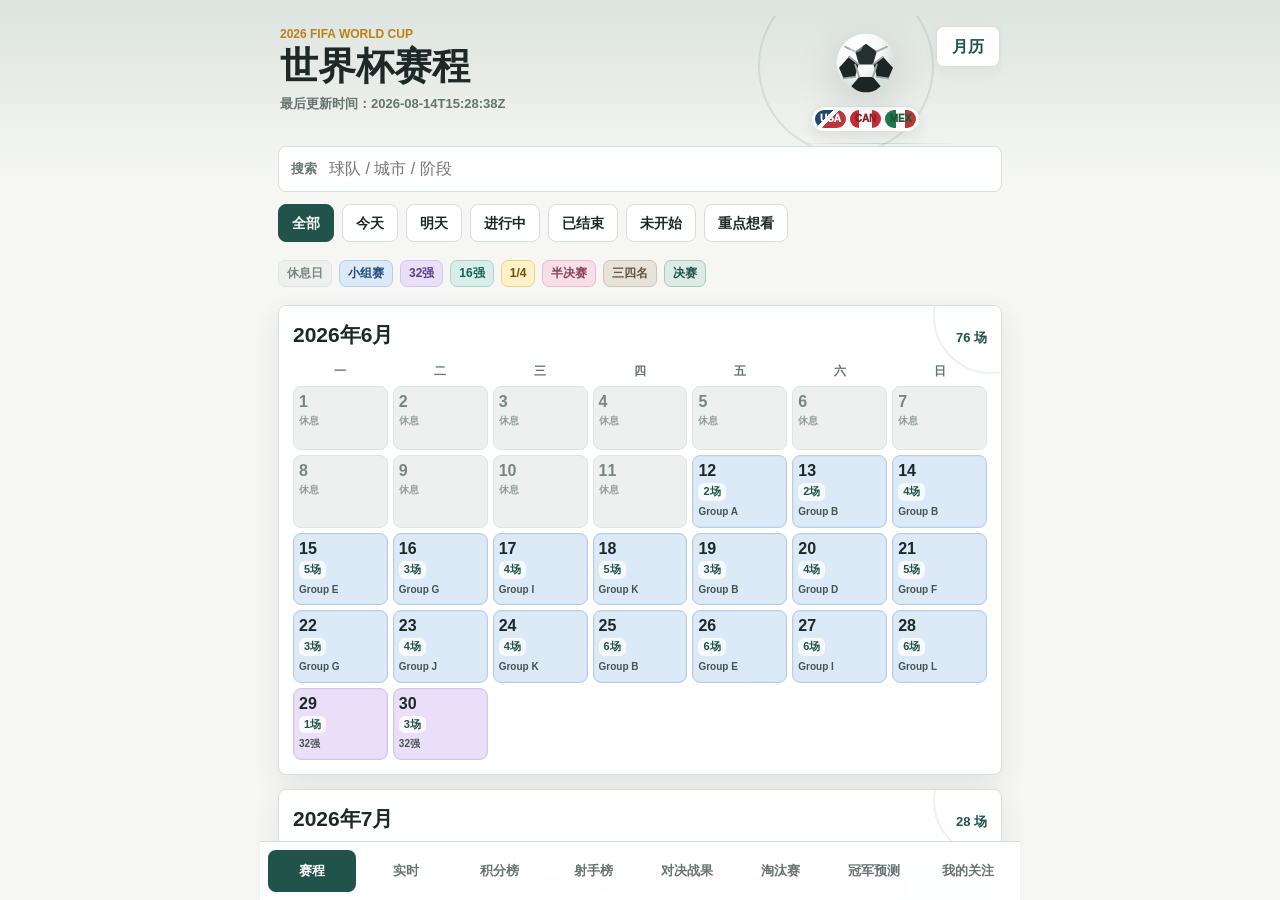
<file: index.html>
<!doctype html>
<html lang="zh-CN">
  <head>
    <meta charset="utf-8" />
    <meta name="viewport" content="width=device-width, initial-scale=1" />
    <meta http-equiv="refresh" content="0; url=./worldcup-schedule/web/" />
    <title>世界杯赛程</title>
    <link rel="canonical" href="./worldcup-schedule/web/" />
  </head>
  <body>
    <p><a href="./worldcup-schedule/web/">打开世界杯赛程</a></p>
  </body>
</html>
</file>
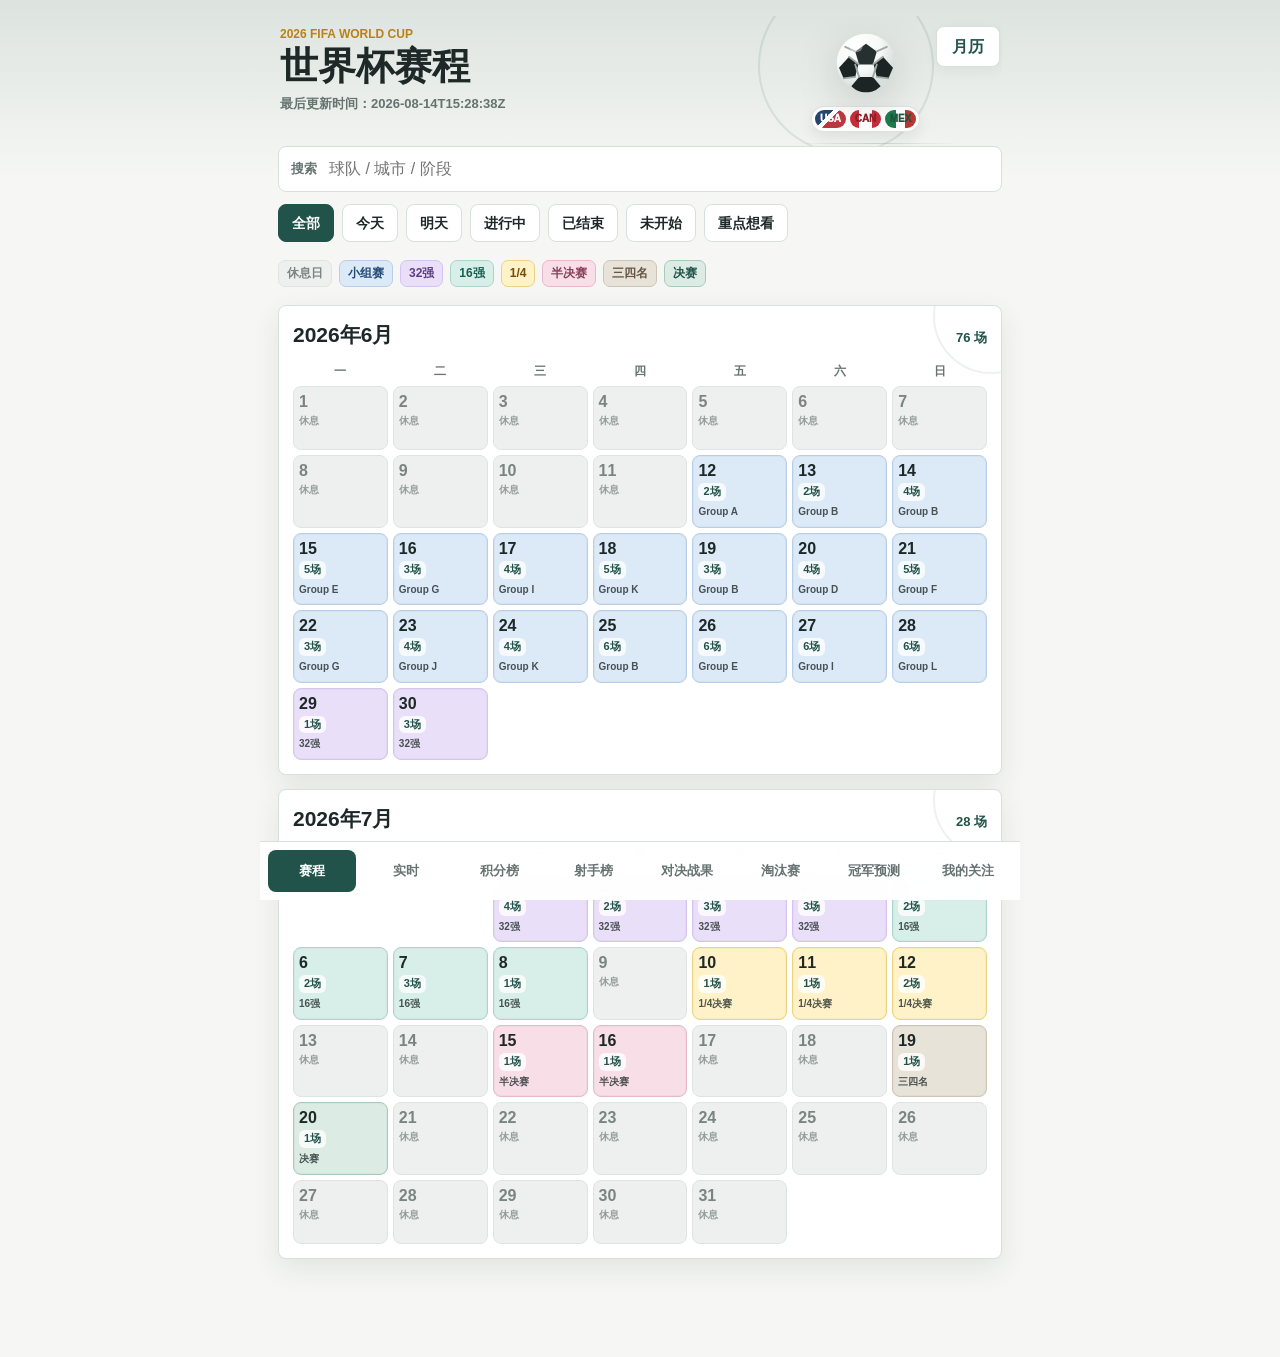
<file: worldcup-schedule/web/index.html>
<!doctype html>
<html lang="zh-CN">
  <head>
    <meta charset="utf-8" />
    <meta name="viewport" content="width=device-width, initial-scale=1, viewport-fit=cover" />
    <meta name="theme-color" content="#21534a" />
    <meta name="apple-mobile-web-app-capable" content="yes" />
    <meta name="mobile-web-app-capable" content="yes" />
    <meta name="apple-mobile-web-app-title" content="世界杯赛程" />
    <meta name="apple-mobile-web-app-status-bar-style" content="black-translucent" />
    <meta name="format-detection" content="telephone=no" />
    <title>世界杯赛程</title>
    <link rel="icon" href="data:image/svg+xml,%3Csvg xmlns='http://www.w3.org/2000/svg' viewBox='0 0 64 64'%3E%3Crect width='64' height='64' rx='12' fill='%2321534a'/%3E%3Ccircle cx='32' cy='30' r='17' fill='white'/%3E%3Cpath d='M32 13l6 12-6 5-6-5 6-12zm0 34l-6-12 6-5 6 5-6 12zM15 30l12-6 5 6-5 6-12-6zm34 0l-12 6-5-6 5-6 12 6z' fill='%23b98217'/%3E%3C/svg%3E" />
    <link rel="manifest" href="./manifest.json" />
    <link rel="stylesheet" href="./style.css?v=16" />
  </head>
  <body>
    <main class="app-shell">
      <header class="topbar">
        <div>
          <p class="eyebrow">2026 FIFA World Cup</p>
          <h1>世界杯赛程</h1>
          <p class="updated-line">最后更新时间：<span id="lastUpdated">-</span></p>
        </div>
        <div class="host-art" aria-label="主办国与足球装饰">
          <svg class="football-picture" viewBox="0 0 96 96" aria-label="足球">
            <defs>
              <radialGradient id="ballShine" cx="34%" cy="24%" r="68%">
                <stop offset="0" stop-color="#ffffff" />
                <stop offset="0.58" stop-color="#f7faf8" />
                <stop offset="1" stop-color="#d7dfdc" />
              </radialGradient>
              <linearGradient id="ballShadow" x1="18" x2="78" y1="18" y2="84">
                <stop offset="0" stop-color="#26302e" />
                <stop offset="1" stop-color="#111716" />
              </linearGradient>
            </defs>
            <circle cx="48" cy="48" r="38" fill="url(#ballShine)" />
            <path d="M48 23 62 33 57 50H39L34 33 48 23Z" fill="url(#ballShadow)" />
            <path d="M26 40 38 50 34 66 19 68 13 54 26 40Z" fill="#1c2524" />
            <path d="M70 40 83 54 77 68 62 66 58 50 70 40Z" fill="#1c2524" />
            <path d="M39 66h18l10 12c-5 5-11 8-19 8s-14-3-19-8l10-12Z" fill="#1c2524" />
            <path d="M39 50 26 40M57 50l13-10M34 33 21 27M62 33l13-6M34 66l-15 2M62 66l15 2M39 66l-5-16M57 66l5-16" fill="none" stroke="#9fa9a5" stroke-width="2.4" stroke-linecap="round" />
            <circle cx="35" cy="25" r="9" fill="#ffffff" opacity="0.38" />
          </svg>
          <div class="host-ribbon" aria-label="主办国">
            <span class="host-chip host-usa">USA</span>
            <span class="host-chip host-canada">CAN</span>
            <span class="host-chip host-mexico">MEX</span>
          </div>
        </div>
        <div class="counter" id="matchCounter">0 场</div>
      </header>

      <section id="schedulePanel" class="panel active">
        <section class="controls" aria-label="赛程筛选">
          <label class="search-box" for="searchInput">
            <span>搜索</span>
            <input id="searchInput" type="search" autocomplete="off" placeholder="球队 / 城市 / 阶段" />
          </label>
          <div class="filter-row" role="list" aria-label="快速筛选">
            <button class="filter-chip active" data-filter="all" type="button">全部</button>
            <button class="filter-chip" data-filter="today" type="button">今天</button>
            <button class="filter-chip" data-filter="tomorrow" type="button">明天</button>
            <button class="filter-chip" data-filter="live" type="button">进行中</button>
            <button class="filter-chip" data-filter="finished" type="button">已结束</button>
            <button class="filter-chip" data-filter="scheduled" type="button">未开始</button>
            <button class="filter-chip" data-filter="favorites" type="button">重点想看</button>
          </div>
        </section>
        <section id="calendarView" class="calendar-view"></section>
        <section id="dayView" class="day-view" hidden>
          <div class="day-page-head">
            <button class="back-button" data-back-calendar type="button">返回月历</button>
            <div>
              <p class="day-kicker">按北京时间</p>
              <h2 id="dayTitle">比赛日</h2>
            </div>
          </div>
        </section>
        <section id="statusMessage" class="status-message" hidden></section>
        <section id="matchList" class="match-list" aria-live="polite"></section>
      </section>

      <section id="livePanel" class="panel">
        <div id="liveList" class="match-list"></div>
      </section>

      <section id="standingsPanel" class="panel">
        <div id="standingsList" class="standings-list"></div>
      </section>

      <section id="scorersPanel" class="panel">
        <div id="scorersList" class="scorers-list"></div>
      </section>

      <section id="headToHeadPanel" class="panel">
        <div class="versus-controls" aria-label="球队对决战果筛选">
          <label>
            <span>球队 A</span>
            <select id="teamASelect"></select>
          </label>
          <label>
            <span>球队 B</span>
            <select id="teamBSelect"></select>
          </label>
        </div>
        <div id="headToHeadList" class="head-to-head-list"></div>
      </section>

      <section id="knockoutPanel" class="panel">
        <div id="knockoutList" class="knockout-list"></div>
      </section>

      <section id="predictionsPanel" class="panel">
        <div class="prediction-embed-shell">
          <iframe id="predictionSystemFrame" title="世界杯完整预测系统" src="./predictions.html?embedded=1" loading="lazy"></iframe>
        </div>
      </section>

      <section id="favoritesPanel" class="panel">
        <div class="export-grid">
          <button id="exportIcsBtn" class="secondary-button" type="button">导出 .ics</button>
          <button id="exportCsvBtn" class="secondary-button" type="button">导出 CSV</button>
          <a class="secondary-button as-link" href="../output/worldcup_2026_schedule.xlsx" download>下载 Excel</a>
        </div>
        <div id="favoriteList" class="match-list"></div>
      </section>
    </main>

    <nav class="bottom-nav" aria-label="主导航">
      <button class="nav-item active" data-tab="schedule" type="button">赛程</button>
      <button class="nav-item" data-tab="live" type="button">实时</button>
      <button class="nav-item" data-tab="standings" type="button">积分榜</button>
      <button class="nav-item" data-tab="scorers" type="button">射手榜</button>
      <button class="nav-item" data-tab="headToHead" type="button">对决战果</button>
      <button class="nav-item" data-tab="knockout" type="button">淘汰赛</button>
      <button class="nav-item" data-tab="predictions" type="button">冠军预测</button>
      <button class="nav-item" data-tab="favorites" type="button">我的关注</button>
    </nav>

    <script src="./app.js?v=16" defer></script>
  </body>
</html>
</file>
<file: worldcup-schedule/web/style.css>
:root {
  color-scheme: light;
  --bg: #f6f7f4;
  --surface: #ffffff;
  --surface-muted: #edf3ee;
  --text: #1d2827;
  --muted: #667370;
  --line: #d8e0dc;
  --green: #21534a;
  --green-soft: #dcebe4;
  --gold: #b98217;
  --gold-soft: #fff2c8;
  --red-soft: #f9dfd7;
  --blue-soft: #dce9f7;
  --purple-soft: #eadff8;
  --teal-soft: #d8eee9;
  --rose-soft: #f8dfe7;
  --gray-soft: #e9ece9;
  --shadow: 0 10px 28px rgba(29, 40, 39, 0.09);
  --shadow-strong: 0 16px 40px rgba(29, 40, 39, 0.14);
  --nav-height: 70px;
}

* {
  box-sizing: border-box;
}

[hidden] {
  display: none !important;
}

html,
body {
  min-height: 100%;
}

body {
  margin: 0;
  background:
    linear-gradient(180deg, rgba(33, 83, 74, 0.12) 0, rgba(246, 247, 244, 0) 180px),
    var(--bg);
  color: var(--text);
  font-family: -apple-system, BlinkMacSystemFont, "Segoe UI", "PingFang SC", "Microsoft YaHei", sans-serif;
  line-height: 1.45;
}

button,
input,
select {
  font: inherit;
}

.app-shell {
  width: min(100%, 760px);
  margin: 0 auto;
  padding: max(16px, env(safe-area-inset-top)) 14px calc(var(--nav-height) + 28px + env(safe-area-inset-bottom));
}

.topbar {
  position: relative;
  display: flex;
  align-items: flex-start;
  justify-content: space-between;
  gap: 16px;
  overflow: hidden;
  padding: 10px 2px 14px;
}

.topbar::before {
  content: "";
  position: absolute;
  inset: -38px 68px auto auto;
  width: 172px;
  height: 172px;
  border: 2px solid rgba(33, 83, 74, 0.11);
  border-radius: 50%;
  pointer-events: none;
}

.topbar::after {
  content: "";
  position: absolute;
  right: 42px;
  bottom: 2px;
  width: 168px;
  height: 1px;
  background: linear-gradient(90deg, transparent, rgba(33, 83, 74, 0.18), transparent);
  pointer-events: none;
}

.topbar > * {
  position: relative;
  z-index: 1;
}

.eyebrow {
  margin: 0 0 4px;
  color: var(--gold);
  font-size: 12px;
  font-weight: 800;
  letter-spacing: 0;
  text-transform: uppercase;
}

h1,
h2,
h3 {
  margin: 0;
  letter-spacing: 0;
}

h1 {
  font-size: clamp(28px, 9vw, 38px);
  line-height: 1.05;
}

h2 {
  font-size: 18px;
}

.updated-line {
  margin: 8px 0 0;
  color: var(--muted);
  font-size: 13px;
  font-weight: 700;
}

.counter {
  flex: 0 0 auto;
  min-width: 64px;
  border: 1px solid var(--line);
  border-radius: 8px;
  background: var(--surface);
  padding: 8px 10px;
  color: var(--green);
  font-weight: 800;
  text-align: center;
  box-shadow: 0 4px 14px rgba(29, 40, 39, 0.05);
}

.host-art {
  flex: 0 0 auto;
  display: grid;
  justify-items: center;
  gap: 6px;
  margin-left: auto;
}

.football-picture {
  width: 74px;
  height: 74px;
  border-radius: 50%;
  filter: drop-shadow(0 12px 20px rgba(29, 40, 39, 0.16));
}

.host-ribbon {
  display: flex;
  gap: 4px;
  border: 1px solid rgba(216, 224, 220, 0.88);
  border-radius: 999px;
  background: rgba(255, 255, 255, 0.88);
  padding: 3px;
  box-shadow: 0 6px 14px rgba(29, 40, 39, 0.08);
}

.host-chip {
  display: inline-flex;
  align-items: center;
  justify-content: center;
  min-width: 31px;
  min-height: 18px;
  border-radius: 999px;
  color: #ffffff;
  font-size: 10px;
  font-weight: 950;
  line-height: 1;
  letter-spacing: 0;
}

.host-usa {
  background: linear-gradient(135deg, #24466f 0 38%, #ffffff 38% 49%, #bd3741 49% 100%);
}

.host-canada {
  background: linear-gradient(90deg, #c52e3a 0 30%, #ffffff 30% 70%, #c52e3a 70% 100%);
  color: #8f202a;
}

.host-mexico {
  background: linear-gradient(90deg, #1f7a4c 0 34%, #ffffff 34% 66%, #b63a32 66% 100%);
  color: #1f563d;
}

.worldcup-emblem {
  position: relative;
  display: grid;
  grid-template-columns: repeat(2, 26px);
  align-items: center;
  justify-content: center;
  width: 78px;
  min-height: 68px;
  border: 1px solid rgba(216, 224, 220, 0.86);
  border-radius: 14px;
  background:
    linear-gradient(145deg, rgba(255, 255, 255, 0.92), rgba(220, 235, 228, 0.76)),
    #ffffff;
  box-shadow: 0 10px 22px rgba(29, 40, 39, 0.1);
  overflow: hidden;
}

.worldcup-emblem::before {
  content: "";
  position: absolute;
  inset: auto -22px -30px auto;
  width: 64px;
  height: 64px;
  border: 2px solid rgba(185, 130, 23, 0.18);
  border-radius: 50%;
}

.emblem-num {
  position: relative;
  z-index: 1;
  color: #173e38;
  font-size: 43px;
  font-weight: 950;
  line-height: 0.92;
  text-align: center;
  letter-spacing: 0;
}

.emblem-six {
  color: #b98217;
}

.emblem-trophy {
  position: absolute;
  z-index: 2;
  left: 50%;
  top: 8px;
  width: 25px;
  height: 36px;
  transform: translateX(-50%);
  fill: #ffffff;
  stroke: #173e38;
  stroke-width: 2.4;
  stroke-linejoin: round;
}

.emblem-label {
  grid-column: 1 / -1;
  position: relative;
  z-index: 2;
  justify-self: center;
  margin-top: -2px;
  border-radius: 999px;
  background: #173e38;
  padding: 2px 7px;
  color: #ffffff;
  font-size: 9px;
  font-weight: 950;
  letter-spacing: 0;
  line-height: 1.2;
}

.mascot-row {
  display: flex;
  align-items: start;
  gap: 5px;
}

.mascot {
  display: grid;
  justify-items: center;
  gap: 2px;
  margin: 0;
}

.mascot svg {
  display: block;
  width: 34px;
  height: 34px;
  border: 1px solid rgba(216, 224, 220, 0.9);
  border-radius: 50%;
  background: #ffffff;
  box-shadow: 0 5px 12px rgba(29, 40, 39, 0.08);
}

.mascot figcaption {
  color: var(--muted);
  font-size: 9px;
  font-weight: 950;
  line-height: 1;
}

.mascot path,
.mascot circle {
  stroke: #1d2827;
  stroke-width: 2;
  stroke-linecap: round;
  stroke-linejoin: round;
}

.mascot .face {
  fill: #ffffff;
}

.mascot .ear,
.mascot .muzzle,
.mascot .beak,
.mascot .head {
  fill: #ffffff;
}

.mascot .antler {
  fill: none;
}

.mascot-maple svg {
  background: #ffe8e8;
}

.mascot-maple .face {
  fill: #c74743;
}

.mascot-maple .muzzle,
.mascot-maple .ear {
  fill: #ffe1d5;
}

.mascot-maple .antler {
  stroke: #8f2d2a;
}

.mascot-zayu svg {
  background: #fff0c7;
}

.mascot-zayu .face {
  fill: #d28a22;
}

.mascot-zayu .muzzle,
.mascot-zayu .ear {
  fill: #ffe7a4;
}

.mascot-clutch svg {
  background: #e0ecfb;
}

.mascot-clutch .face {
  fill: #ffffff;
}

.mascot-clutch .wing {
  fill: #275c8d;
}

.mascot-clutch .head {
  fill: #ffffff;
}

.mascot-clutch .beak {
  fill: #d9a22b;
}

.tabbar {
  display: flex;
  gap: 8px;
  position: sticky;
  top: 0;
  z-index: 8;
  margin: 0 -14px 12px;
  padding: 9px 14px;
  overflow-x: auto;
  border-block: 1px solid rgba(216, 224, 220, 0.8);
  background: rgba(246, 247, 244, 0.96);
  backdrop-filter: blur(12px);
  scrollbar-width: none;
}

.bottom-nav {
  position: fixed;
  left: 50%;
  right: auto;
  bottom: 0;
  width: min(100%, 760px);
  transform: translateX(-50%);
  z-index: 20;
  display: grid;
  grid-auto-flow: column;
  grid-auto-columns: minmax(82px, 1fr);
  gap: 6px;
  overflow-x: auto;
  border-top: 1px solid var(--line);
  background: rgba(255, 255, 255, 0.96);
  backdrop-filter: blur(14px);
  padding: 8px 8px max(8px, env(safe-area-inset-bottom));
  scrollbar-width: none;
}

.nav-item {
  min-height: 42px;
  border: 0;
  border-radius: 8px;
  background: transparent;
  color: var(--muted);
  font-size: 13px;
  font-weight: 900;
}

.bottom-nav::-webkit-scrollbar {
  display: none;
}

.nav-item.active {
  background: var(--green);
  color: #ffffff;
}

.tabbar::-webkit-scrollbar,
.filter-row::-webkit-scrollbar {
  display: none;
}

.tab,
.filter-chip,
.secondary-button,
.primary-button,
.favorite-button,
select {
  min-height: 38px;
  border: 1px solid var(--line);
  border-radius: 8px;
  background: var(--surface);
  color: var(--text);
  cursor: pointer;
  white-space: nowrap;
  -webkit-tap-highlight-color: transparent;
}

.export-grid {
  margin-bottom: 12px;
}

.tab,
.filter-chip {
  padding: 0 13px;
  font-size: 14px;
  font-weight: 800;
}

.tab.active,
.filter-chip.active,
.primary-button {
  border-color: var(--green);
  background: var(--green);
  color: #ffffff;
}

.panel {
  display: none;
}

.panel.active {
  display: block;
}

.calendar-view {
  display: grid;
  gap: 14px;
}

.calendar-legend {
  display: flex;
  gap: 7px;
  overflow-x: auto;
  padding: 2px 0 4px;
  scrollbar-width: none;
}

.calendar-legend::-webkit-scrollbar {
  display: none;
}

.legend-item {
  flex: 0 0 auto;
  min-height: 26px;
  border: 1px solid var(--cal-border, var(--line));
  border-radius: 7px;
  background: var(--cal-bg, var(--surface));
  padding: 4px 8px;
  color: var(--cal-ink, var(--text));
  font-size: 12px;
  font-weight: 900;
}

.month-card {
  position: relative;
  overflow: hidden;
  border: 1px solid var(--line);
  border-radius: 8px;
  background: var(--surface);
  padding: 14px;
  box-shadow: var(--shadow);
}

.month-card::before {
  content: "";
  position: absolute;
  top: -48px;
  right: -48px;
  width: 112px;
  height: 112px;
  border: 2px solid rgba(33, 83, 74, 0.08);
  border-radius: 50%;
  pointer-events: none;
}

.month-card > * {
  position: relative;
  z-index: 1;
}

.month-head {
  display: flex;
  align-items: baseline;
  justify-content: space-between;
  gap: 12px;
  margin-bottom: 12px;
}

.month-head h2 {
  font-size: 21px;
}

.month-head span {
  color: var(--green);
  font-size: 13px;
  font-weight: 900;
}

.weekday-row,
.calendar-grid {
  display: grid;
  grid-template-columns: repeat(7, minmax(0, 1fr));
  gap: 5px;
}

.weekday-row {
  margin-bottom: 6px;
}

.weekday-row span {
  color: var(--muted);
  font-size: 12px;
  font-weight: 900;
  text-align: center;
}

.calendar-blank,
.calendar-day {
  min-width: 0;
  min-height: 64px;
  border-radius: 8px;
}

.calendar-day {
  position: relative;
  display: grid;
  align-content: start;
  gap: 4px;
  border: 1px solid var(--cal-border, var(--line));
  background: var(--cal-bg, #fbfcfb);
  padding: 7px 5px;
  color: var(--cal-ink, var(--muted));
  text-align: left;
}

.calendar-day.has-matches {
  color: var(--text);
  box-shadow: inset 0 0 0 1px rgba(33, 83, 74, 0.04);
}

.calendar-day.live {
  background: var(--red-soft);
}

.calendar-day.is-today {
  border-color: var(--gold);
  box-shadow:
    inset 0 0 0 2px rgba(185, 130, 23, 0.42),
    0 0 0 2px rgba(185, 130, 23, 0.18);
}

.calendar-day.is-today::after {
  content: "今天";
  position: absolute;
  top: 6px;
  right: 5px;
  display: inline-flex;
  align-items: center;
  min-height: 18px;
  border-radius: 6px;
  background: var(--gold);
  padding: 0 5px;
  color: #ffffff;
  font-size: 9px;
  font-weight: 900;
  line-height: 1;
}

.calendar-day.is-today .day-number {
  color: #704905;
}

.calendar-day:disabled {
  cursor: default;
}

.calendar-rest {
  --cal-bg: #eef0ef;
  --cal-border: #dfe4e1;
  --cal-ink: #7a8581;
}

.calendar-group {
  --cal-bg: #dce9f7;
  --cal-border: #b8cee7;
  --cal-ink: #224b75;
}

.calendar-r32 {
  --cal-bg: #eadff8;
  --cal-border: #d6c3ef;
  --cal-ink: #5b3f83;
}

.calendar-r16 {
  --cal-bg: #d8eee9;
  --cal-border: #aad5cb;
  --cal-ink: #176053;
}

.calendar-qf {
  --cal-bg: #fff2c8;
  --cal-border: #ead381;
  --cal-ink: #744c06;
}

.calendar-semi {
  --cal-bg: #f8dfe7;
  --cal-border: #e8b9c8;
  --cal-ink: #87415a;
}

.calendar-third {
  --cal-bg: #e8e3d9;
  --cal-border: #cec4b4;
  --cal-ink: #665542;
}

.calendar-final {
  --cal-bg: #dcebe4;
  --cal-border: #a8cab9;
  --cal-ink: #21534a;
}

.day-number {
  font-size: 16px;
  font-weight: 900;
  line-height: 1;
}

.day-count {
  justify-self: start;
  border-radius: 6px;
  background: rgba(255, 255, 255, 0.78);
  padding: 1px 5px;
  color: var(--green);
  font-size: 11px;
  font-weight: 900;
  line-height: 1.45;
}

.day-preview {
  min-width: 0;
  color: currentColor;
  font-size: 10px;
  font-weight: 800;
  opacity: 0.78;
  overflow: hidden;
  text-overflow: ellipsis;
  white-space: nowrap;
}

.day-page-head {
  display: grid;
  grid-template-columns: auto 1fr;
  gap: 12px;
  align-items: center;
  margin-bottom: 12px;
}

.back-button {
  min-height: 38px;
  border: 1px solid var(--line);
  border-radius: 8px;
  background: var(--surface);
  color: var(--green);
  padding: 0 12px;
  font-size: 14px;
  font-weight: 900;
}

.day-kicker {
  margin: 0 0 2px;
  color: var(--muted);
  font-size: 12px;
  font-weight: 800;
}

.controls {
  display: grid;
  gap: 12px;
  margin-bottom: 14px;
}

.search-box {
  display: grid;
  grid-template-columns: auto 1fr;
  align-items: center;
  gap: 10px;
  min-height: 46px;
  border: 1px solid var(--line);
  border-radius: 8px;
  background: var(--surface);
  padding: 0 12px;
}

.search-box span {
  color: var(--muted);
  font-size: 13px;
  font-weight: 800;
}

.search-box input {
  min-width: 0;
  border: 0;
  outline: 0;
  background: transparent;
  color: var(--text);
  font-size: 16px;
}

.filter-row,
.export-grid {
  display: flex;
  gap: 8px;
  overflow-x: auto;
  padding-bottom: 2px;
  scrollbar-width: none;
}

.match-list,
.standings-list,
.knockout-list,
.scorers-list,
.head-to-head-list {
  display: grid;
  gap: 12px;
}

.match-card,
.group-card,
.knockout-card,
.knockout-graphic-card,
.settings-card,
.scorers-card,
.h2h-summary-card,
.h2h-card {
  display: grid;
  gap: 12px;
  border: 1px solid var(--line);
  border-radius: 8px;
  background: var(--surface);
  padding: 14px;
  box-shadow: var(--shadow);
}

.match-card.favorite,
.knockout-card.favorite {
  border-color: #e0c062;
  background: linear-gradient(0deg, rgba(255, 242, 200, 0.46), rgba(255, 255, 255, 0.96));
}

.card-header,
.knockout-head {
  display: grid;
  grid-template-columns: 1fr auto;
  gap: 12px;
  align-items: start;
}

.stage-line,
.status-line {
  display: flex;
  align-items: center;
  flex-wrap: wrap;
  gap: 8px;
}

.stage-badge,
.match-id,
.status-badge,
.best-third {
  display: inline-flex;
  align-items: center;
  min-height: 24px;
  border-radius: 6px;
  padding: 0 8px;
  font-size: 12px;
  font-weight: 800;
}

.stage-badge {
  background: var(--green-soft);
  color: var(--green);
}

.stage-badge.group {
  background: var(--blue-soft);
  color: #224b75;
}

.stage-badge.knockout {
  background: var(--purple-soft);
  color: #5b3f83;
}

.stage-badge.final {
  background: var(--gold-soft);
  color: #744c06;
}

.match-id,
.status-badge {
  background: var(--surface-muted);
  color: var(--muted);
}

.status-badge.live {
  background: var(--red-soft);
  color: #8a321e;
}

.status-badge.finished {
  background: var(--gray-soft);
  color: #4d5553;
}

.status-badge.postponed,
.status-badge.cancelled {
  background: var(--gray-soft);
  color: #7f2f25;
}

.match-title {
  margin-top: 8px;
  font-size: 21px;
  line-height: 1.2;
  overflow-wrap: anywhere;
}

.score-line {
  color: var(--green);
  font-size: 18px;
  font-weight: 900;
}

.favorite-button {
  width: 44px;
  height: 40px;
  padding: 0;
  color: var(--gold);
  font-size: 21px;
  line-height: 1;
}

.favorite-button[aria-pressed="true"] {
  border-color: #d7b14b;
  background: var(--gold-soft);
}

.time-grid {
  display: grid;
  gap: 8px;
}

.time-row {
  display: grid;
  grid-template-columns: 92px 1fr;
  gap: 10px;
  align-items: baseline;
  padding: 8px 0;
  border-top: 1px solid var(--line);
}

.time-row.primary {
  background: var(--green-soft);
  margin-inline: -6px;
  padding-inline: 6px;
  border-radius: 6px;
}

.time-label {
  color: var(--muted);
  font-size: 13px;
  font-weight: 800;
}

.time-value {
  min-width: 0;
  font-size: 15px;
  font-weight: 700;
  overflow-wrap: anywhere;
}

.beijing-early {
  display: inline-flex;
  align-items: center;
  margin-left: 6px;
  border-radius: 6px;
  background: var(--red-soft);
  padding: 2px 6px;
  color: #8a321e;
  font-size: 12px;
  font-weight: 800;
}

.location,
.notes,
.slot-note {
  border-top: 1px solid var(--line);
  padding-top: 10px;
  color: var(--muted);
  font-size: 14px;
}

.standings-table {
  width: 100%;
  border-collapse: collapse;
  table-layout: fixed;
}

.scorers-head {
  display: flex;
  align-items: baseline;
  justify-content: space-between;
  gap: 12px;
}

.scorers-head span {
  color: var(--muted);
  font-size: 12px;
  font-weight: 800;
}

.scorers-table {
  width: 100%;
  border-collapse: collapse;
  table-layout: fixed;
}

.standings-table th,
.standings-table td,
.scorers-table th,
.scorers-table td {
  border-top: 1px solid var(--line);
  padding: 8px 4px;
  font-size: 13px;
  text-align: center;
}

.standings-table th:nth-child(2),
.standings-table td:nth-child(2) {
  width: 34%;
  text-align: left;
  overflow-wrap: anywhere;
}

.scorers-table th:nth-child(2),
.scorers-table td:nth-child(2) {
  width: 34%;
  text-align: left;
  overflow-wrap: anywhere;
}

.scorers-table td:nth-child(2) span {
  display: block;
  margin-top: 2px;
  color: var(--muted);
  font-size: 11px;
  font-weight: 700;
}

.versus-controls {
  display: grid;
  grid-template-columns: repeat(2, minmax(0, 1fr));
  gap: 10px;
  margin-bottom: 12px;
}

.versus-controls label {
  display: grid;
  gap: 6px;
}

.versus-controls span {
  color: var(--muted);
  font-size: 12px;
  font-weight: 900;
}

.h2h-summary-grid {
  display: grid;
  grid-template-columns: repeat(3, minmax(0, 1fr));
  gap: 8px;
}

.h2h-summary-grid span {
  border-radius: 7px;
  background: var(--surface-muted);
  padding: 8px 6px;
  color: var(--green);
  font-size: 13px;
  font-weight: 900;
  text-align: center;
}

.h2h-card {
  grid-template-columns: 1fr auto;
  align-items: center;
}

.h2h-title {
  margin-top: 8px;
  font-size: 18px;
  line-height: 1.25;
}

.h2h-score {
  justify-self: end;
  border-radius: 8px;
  background: var(--green-soft);
  padding: 8px 10px;
  color: var(--green);
  font-size: 17px;
  white-space: nowrap;
}

.h2h-meta {
  grid-column: 1 / -1;
  border-top: 1px solid var(--line);
  padding-top: 10px;
  color: var(--muted);
  font-size: 13px;
  overflow-wrap: anywhere;
}

.standings-table tr.qualified {
  background: var(--green-soft);
}

.standings-table tr.best {
  background: var(--purple-soft);
}

.standings-table tr.pending {
  color: var(--muted);
}

.standings-table tr.eliminated {
  background: var(--gray-soft);
  color: #777;
}

.best-third {
  background: var(--purple-soft);
  color: #5b3f83;
}

.graphic-head {
  display: flex;
  align-items: start;
  justify-content: space-between;
  gap: 12px;
}

.graphic-head h2 {
  font-size: 19px;
}

.graphic-head p {
  margin: 4px 0 0;
  color: var(--muted);
  font-size: 13px;
  font-weight: 700;
}

.graphic-head span {
  flex: 0 0 auto;
  border-radius: 7px;
  background: var(--surface-muted);
  padding: 5px 7px;
  color: var(--muted);
  font-size: 12px;
  font-weight: 900;
}

.bracket-scroll {
  overflow-x: auto;
  border: 1px solid var(--line);
  border-radius: 8px;
  background: #fbfcfb;
  scrollbar-width: thin;
}

.bracket-svg {
  display: block;
  width: 1040px;
  max-width: none;
  height: auto;
}

.bracket-connectors path {
  stroke: #a9b6b1;
  stroke-width: 2;
}

.bracket-section-label {
  fill: var(--green);
  font-size: 18px;
  font-weight: 900;
}

.bracket-box rect {
  fill: #ffffff;
  stroke: #d8e0dc;
  stroke-width: 1.5;
}

.bracket-box.bracket-r32 rect {
  fill: #eadff8;
  stroke: #d6c3ef;
}

.bracket-box.bracket-r16 rect {
  fill: #d8eee9;
  stroke: #aad5cb;
}

.bracket-box.bracket-qf rect {
  fill: #fff2c8;
  stroke: #ead381;
}

.bracket-box.bracket-semi rect {
  fill: #f8dfe7;
  stroke: #e8b9c8;
}

.bracket-box.bracket-final rect {
  fill: #dcebe4;
  stroke: #a8cab9;
}

.bracket-box.bracket-third rect {
  fill: #e8e3d9;
  stroke: #cec4b4;
}

.bracket-id {
  fill: #5f6b67;
  font-size: 11px;
  font-weight: 900;
}

.bracket-team {
  fill: #1d2827;
  font-size: 12px;
  font-weight: 900;
}

.bracket-matchup {
  display: grid;
  gap: 6px;
  font-size: 18px;
  font-weight: 900;
}

.team-line {
  display: flex;
  justify-content: space-between;
  gap: 10px;
  border: 1px solid var(--line);
  border-radius: 8px;
  padding: 9px 10px;
}

.team-line.winner {
  border-color: #9ec5a9;
  background: var(--green-soft);
}

.team-line.eliminated {
  background: var(--gray-soft);
  color: var(--muted);
}

.settings-card h2 {
  margin-bottom: 2px;
}

.empty-state {
  border: 1px solid var(--line);
  border-radius: 8px;
  background: var(--surface);
  padding: 18px;
  color: var(--muted);
  text-align: center;
}

.meta-list {
  display: grid;
  gap: 8px;
  margin: 0;
}

.meta-list div {
  display: grid;
  grid-template-columns: 110px 1fr;
  gap: 10px;
  border-top: 1px solid var(--line);
  padding-top: 8px;
}

.meta-list dt {
  color: var(--muted);
  font-weight: 800;
}

.meta-list dd {
  margin: 0;
  overflow-wrap: anywhere;
}

.primary-button,
.secondary-button,
.as-link,
select {
  display: inline-flex;
  align-items: center;
  justify-content: center;
  min-height: 40px;
  padding: 0 14px;
  font-weight: 800;
  text-decoration: none;
}

.secondary-button,
.as-link {
  color: var(--green);
}

select {
  width: 100%;
}

.status-message {
  border: 1px solid var(--line);
  border-radius: 8px;
  background: var(--surface);
  padding: 14px;
  color: var(--muted);
  text-align: center;
}

.prediction-page {
  display: grid;
  gap: 16px;
}

.prediction-embed-shell {
  width: 100%;
  overflow: hidden;
}

.prediction-embed-shell iframe {
  display: block;
  width: 100%;
  height: 1200px;
  border: 0;
  background: transparent;
}

.prediction-hero {
  display: grid;
  grid-template-columns: minmax(0, 1fr) 176px;
  gap: 20px;
  overflow: hidden;
  border-radius: 8px;
  background: #173e38;
  padding: 24px;
  color: #ffffff;
  box-shadow: var(--shadow-strong);
}

.prediction-hero-copy {
  align-self: center;
}

.prediction-title-row {
  display: flex;
  align-items: center;
  gap: 10px;
}

.prediction-title-row h2 {
  font-size: 25px;
  line-height: 1.12;
}

.prediction-status {
  display: inline-flex;
  align-items: center;
  min-height: 24px;
  border: 1px solid rgba(242, 207, 130, 0.42);
  border-radius: 999px;
  background: rgba(242, 207, 130, 0.12);
  padding: 0 8px;
  color: #f2cf82;
  font-size: 11px;
  font-weight: 900;
}

.prediction-hero-copy > p {
  max-width: 470px;
  margin: 10px 0 0;
  color: rgba(255, 255, 255, 0.76);
  font-size: 14px;
}

.prediction-meta {
  display: flex;
  flex-wrap: wrap;
  gap: 8px 14px;
  margin-top: 15px;
  color: rgba(255, 255, 255, 0.62);
  font-size: 12px;
  font-weight: 800;
}

.prediction-hero-lead {
  align-self: center;
  border-left: 1px solid rgba(255, 255, 255, 0.18);
  padding-left: 20px;
}

.prediction-hero-lead span {
  display: block;
  color: rgba(255, 255, 255, 0.66);
  font-size: 11px;
  font-weight: 800;
}

.prediction-hero-lead strong {
  display: block;
  margin-top: 4px;
  color: #f2cf82;
  font-size: 38px;
  line-height: 1;
}

.prediction-hero-lead p {
  margin: 7px 0 0;
  font-weight: 900;
}

.research-notice {
  grid-column: 1 / -1;
  display: grid;
  grid-template-columns: 150px 1fr;
  gap: 16px;
  border-top: 1px solid rgba(255, 255, 255, 0.16);
  padding-top: 16px;
}

.research-notice strong {
  color: #f2cf82;
  font-size: 13px;
}

.research-notice p {
  margin: 0;
  color: rgba(255, 255, 255, 0.72);
  font-size: 12px;
  line-height: 1.65;
}

.prediction-toolbar {
  display: flex;
  align-items: center;
  justify-content: space-between;
  gap: 14px;
}

.prediction-metric-switch {
  display: inline-grid;
  grid-template-columns: repeat(3, 1fr);
  gap: 3px;
  border: 1px solid var(--line);
  border-radius: 8px;
  background: #e7ece8;
  padding: 3px;
}

.prediction-metric {
  min-height: 36px;
  border: 0;
  border-radius: 6px;
  background: transparent;
  padding: 0 13px;
  color: var(--muted);
  font-size: 13px;
  font-weight: 900;
  cursor: pointer;
}

.prediction-metric.active {
  background: var(--surface);
  color: var(--green);
  box-shadow: 0 2px 8px rgba(29, 40, 39, 0.09);
}

.prediction-toolbar > p {
  margin: 0;
  color: var(--muted);
  font-size: 11px;
}

.prediction-toolbar-actions {
  display: flex;
  align-items: center;
  gap: 12px;
}

.prediction-toolbar-actions p {
  margin: 0;
  color: var(--muted);
  font-size: 11px;
}

.prediction-toolbar-actions a {
  display: inline-flex;
  align-items: center;
  min-height: 34px;
  border: 1px solid var(--green);
  border-radius: 6px;
  padding: 0 11px;
  color: var(--green);
  font-size: 12px;
  font-weight: 900;
  text-decoration: none;
}

.prediction-leaders {
  display: grid;
  grid-template-columns: repeat(3, minmax(0, 1fr));
  border-block: 1px solid var(--line);
}

.prediction-leader {
  display: grid;
  grid-template-columns: auto minmax(0, 1fr) auto;
  align-items: center;
  gap: 10px;
  min-width: 0;
  padding: 16px 14px;
}

.prediction-leader + .prediction-leader {
  border-left: 1px solid var(--line);
}

.prediction-leader > span {
  color: var(--gold);
  font-size: 11px;
  font-weight: 900;
}

.prediction-leader h3 {
  font-size: 15px;
}

.prediction-leader p {
  margin: 3px 0 0;
  overflow: hidden;
  color: var(--muted);
  font-size: 11px;
  text-overflow: ellipsis;
  white-space: nowrap;
}

.prediction-leader > strong {
  color: var(--green);
  font-size: 18px;
}

.prediction-ranking-card {
  border: 1px solid var(--line);
  border-radius: 8px;
  background: var(--surface);
  padding: 18px;
  box-shadow: var(--shadow);
}

.prediction-section-head {
  display: flex;
  align-items: end;
  justify-content: space-between;
  gap: 16px;
}

.prediction-section-head h2 {
  font-size: 19px;
}

.prediction-section-head p {
  margin: 5px 0 0;
  color: var(--muted);
  font-size: 12px;
}

.prediction-section-head > span {
  flex: 0 0 auto;
  color: var(--muted);
  font-size: 11px;
  font-weight: 800;
}

.prediction-ranking {
  display: grid;
  margin-top: 14px;
}

.prediction-row {
  display: grid;
  grid-template-columns: 34px minmax(0, 1fr) 62px;
  align-items: center;
  gap: 12px;
  min-height: 62px;
  border-top: 1px solid var(--line);
}

.prediction-rank {
  color: var(--muted);
  font-size: 12px;
  font-weight: 900;
}

.prediction-team {
  min-width: 0;
}

.prediction-team > div:first-child {
  display: flex;
  align-items: baseline;
  justify-content: space-between;
  gap: 12px;
  min-width: 0;
}

.prediction-team strong {
  flex: 0 0 auto;
  font-size: 14px;
}

.prediction-team span {
  min-width: 0;
  overflow: hidden;
  color: var(--muted);
  font-size: 11px;
  text-overflow: ellipsis;
  white-space: nowrap;
}

.prediction-bar {
  height: 6px;
  margin-top: 8px;
  overflow: hidden;
  border-radius: 999px;
  background: #e6ece8;
}

.prediction-bar span {
  display: block;
  width: var(--prediction-width);
  height: 100%;
  border-radius: inherit;
  background: linear-gradient(90deg, #21534a, #b98217);
}

.prediction-value {
  color: var(--green);
  font-size: 16px;
  text-align: right;
}

.prediction-residual {
  display: flex;
  justify-content: space-between;
  gap: 12px;
  border-top: 1px dashed var(--line);
  padding: 12px 0 0 46px;
  color: var(--muted);
  font-size: 12px;
}

.prediction-residual strong {
  color: var(--text);
}

.methodology-section {
  padding: 4px 2px 12px;
}

.methodology-grid {
  display: grid;
  grid-template-columns: repeat(3, minmax(0, 1fr));
  gap: 18px;
  margin-top: 18px;
}

.methodology-item {
  min-width: 0;
}

.methodology-item > div:first-child {
  display: flex;
  align-items: baseline;
  justify-content: space-between;
  gap: 10px;
}

.methodology-item h3 {
  font-size: 14px;
}

.methodology-item strong {
  color: var(--gold);
  font-size: 15px;
}

.methodology-item p {
  margin: 9px 0 0;
  color: var(--muted);
  font-size: 11px;
  line-height: 1.55;
}

.methodology-track {
  height: 4px;
  margin-top: 8px;
  overflow: hidden;
  border-radius: 999px;
  background: #e3e9e5;
}

.methodology-track span {
  display: block;
  width: var(--method-weight);
  height: 100%;
  border-radius: inherit;
  background: var(--gold);
}

.prediction-boundary {
  margin-top: 20px;
  border-block: 1px solid var(--line);
}

.prediction-boundary summary {
  padding: 13px 0;
  color: var(--green);
  font-size: 13px;
  font-weight: 900;
  cursor: pointer;
}

.prediction-boundary > div {
  padding-bottom: 13px;
}

.prediction-boundary p {
  margin: 0;
  color: var(--muted);
  font-size: 12px;
  line-height: 1.65;
}

.prediction-boundary p + p {
  margin-top: 6px;
}

@media (min-width: 680px) {
  .app-shell {
    padding-inline: 18px;
  }

  .tabbar {
    margin-inline: -18px;
    padding-inline: 18px;
  }

  .match-card,
  .group-card,
  .knockout-card,
  .settings-card {
    padding: 16px;
  }
}

@media (max-width: 540px) {
  :root {
    --bg: #f1f3ef;
    --surface-muted: #eef3ef;
    --nav-height: 76px;
    --shadow: 0 8px 22px rgba(29, 40, 39, 0.08);
  }

  body {
    background:
      linear-gradient(180deg, #21534a 0, #21534a 170px, #f1f3ef 170px, #f1f3ef 100%),
      #f1f3ef;
  }

  .app-shell {
    width: min(100%, 430px);
    padding: 0 12px calc(var(--nav-height) + 22px + env(safe-area-inset-bottom));
  }

  .topbar {
    display: grid;
    grid-template-columns: minmax(0, 1fr) auto;
    align-items: start;
    margin: 0 -12px 12px;
    border-radius: 0 0 22px 22px;
    background: #21534a;
    color: #ffffff;
    padding: max(14px, env(safe-area-inset-top)) 14px 18px;
    box-shadow: 0 12px 28px rgba(18, 48, 43, 0.2);
  }

  .topbar::before {
    inset: -54px -18px auto auto;
    width: 196px;
    height: 196px;
    border-color: rgba(255, 255, 255, 0.12);
  }

  .topbar::after {
    right: -18px;
    bottom: 20px;
    width: 210px;
    background: linear-gradient(90deg, transparent, rgba(255, 255, 255, 0.22), transparent);
  }

  .topbar > div:first-child {
    grid-column: 1;
    grid-row: 1 / span 2;
    padding-right: 10px;
  }

  .eyebrow {
    color: #f2cf82;
    font-size: 11px;
  }

  h1 {
    font-size: 29px;
    line-height: 1.06;
  }

  .updated-line {
    color: rgba(255, 255, 255, 0.76);
    font-size: 12px;
  }

  .counter {
    grid-column: 2;
    grid-row: 1;
    justify-self: end;
    min-width: 58px;
    border-color: rgba(255, 255, 255, 0.22);
    background: rgba(255, 255, 255, 0.12);
    color: #ffffff;
    box-shadow: none;
  }

  .host-art {
    grid-column: 2;
    grid-row: 2;
    align-self: end;
    justify-self: end;
    gap: 6px;
    margin: 10px 0 0;
  }

  .football-picture {
    width: 58px;
    height: 58px;
    filter: drop-shadow(0 10px 16px rgba(12, 33, 30, 0.26));
  }

  .host-ribbon {
    border-color: rgba(255, 255, 255, 0.22);
    background: rgba(255, 255, 255, 0.16);
    backdrop-filter: blur(10px);
  }

  .host-chip {
    min-width: 27px;
    min-height: 17px;
    font-size: 9px;
  }

  .worldcup-emblem {
    width: 66px;
    min-height: 58px;
    grid-template-columns: repeat(2, 22px);
    border-color: rgba(255, 255, 255, 0.24);
    background:
      linear-gradient(145deg, rgba(255, 255, 255, 0.98), rgba(229, 241, 234, 0.9)),
      #ffffff;
    box-shadow: 0 10px 20px rgba(12, 33, 30, 0.2);
  }

  .emblem-num {
    font-size: 36px;
  }

  .emblem-trophy {
    top: 7px;
    width: 22px;
    height: 31px;
  }

  .emblem-label {
    font-size: 8px;
    padding-inline: 6px;
  }

  .mascot-row {
    gap: 4px;
  }

  .mascot svg {
    width: 27px;
    height: 27px;
    border-color: rgba(255, 255, 255, 0.28);
    box-shadow: 0 6px 12px rgba(12, 33, 30, 0.18);
  }

  .mascot figcaption {
    display: none;
  }

  .controls {
    gap: 10px;
    margin: -2px 0 14px;
  }

  .search-box {
    min-height: 48px;
    border-color: rgba(33, 83, 74, 0.12);
    border-radius: 14px;
    box-shadow: 0 8px 22px rgba(29, 40, 39, 0.08);
  }

  .search-box span {
    color: var(--muted);
    font-size: 12px;
  }

  .search-box input {
    font-size: 15px;
  }

  .filter-row {
    margin-inline: -12px;
    padding: 0 12px 2px;
  }

  .filter-chip {
    min-height: 34px;
    border-radius: 999px;
    padding: 0 12px;
    font-size: 13px;
  }

  .calendar-view {
    gap: 12px;
  }

  .calendar-legend {
    margin-inline: -12px;
    padding: 0 12px 2px;
  }

  .legend-item {
    min-height: 25px;
    border-radius: 999px;
    font-size: 11px;
  }

  .month-card,
  .match-card,
  .group-card,
  .knockout-card,
  .knockout-graphic-card,
  .settings-card,
  .scorers-card,
  .h2h-summary-card,
  .h2h-card,
  .empty-state,
  .status-message {
    border-color: rgba(33, 83, 74, 0.12);
    border-radius: 16px;
    box-shadow: var(--shadow);
  }

  .month-card {
    padding: 12px;
  }

  .month-head {
    margin-bottom: 10px;
  }

  .month-head h2 {
    font-size: 19px;
  }

  .weekday-row,
  .calendar-grid {
    gap: 4px;
  }

  .calendar-blank,
  .calendar-day {
    min-height: 56px;
    border-radius: 10px;
  }

  .calendar-day {
    gap: 3px;
    padding: 6px 4px;
  }

  .calendar-day.is-today::after {
    top: 5px;
    right: 4px;
    min-height: 16px;
    padding-inline: 4px;
    font-size: 8px;
  }

  .day-number {
    font-size: 15px;
  }

  .day-count {
    padding-inline: 4px;
    font-size: 10px;
  }

  .day-preview {
    display: none;
  }

  .day-page-head {
    grid-template-columns: 1fr;
    gap: 8px;
    border: 1px solid rgba(33, 83, 74, 0.12);
    border-radius: 16px;
    background: var(--surface);
    padding: 12px;
    box-shadow: var(--shadow);
  }

  .back-button {
    justify-self: start;
    min-height: 34px;
    border-radius: 999px;
    padding: 0 12px;
  }

  .match-list,
  .standings-list,
  .knockout-list,
  .scorers-list,
  .head-to-head-list {
    gap: 10px;
  }

  .match-card,
  .group-card,
  .knockout-card,
  .knockout-graphic-card,
  .settings-card,
  .scorers-card,
  .h2h-summary-card,
  .h2h-card {
    padding: 13px;
  }

  .card-header,
  .knockout-head {
    gap: 8px;
  }

  .stage-line,
  .status-line {
    gap: 6px;
  }

  .stage-badge,
  .match-id,
  .status-badge,
  .best-third {
    min-height: 22px;
    border-radius: 999px;
    padding: 0 7px;
    font-size: 11px;
  }

  .match-title {
    margin-top: 7px;
    font-size: 19px;
  }

  .favorite-button {
    width: 40px;
    height: 38px;
    border-radius: 12px;
  }

  .time-row {
    grid-template-columns: 74px 1fr;
    gap: 8px;
    padding: 7px 0;
  }

  .time-label {
    font-size: 12px;
  }

  .time-value {
    font-size: 14px;
  }

  .location,
  .notes,
  .slot-note {
    font-size: 13px;
  }

  .standings-table th,
  .standings-table td,
  .scorers-table th,
  .scorers-table td {
    padding: 7px 3px;
    font-size: 12px;
  }

  .versus-controls {
    grid-template-columns: 1fr;
  }

  .h2h-card {
    grid-template-columns: 1fr;
  }

  .h2h-score {
    justify-self: start;
  }

  .graphic-head {
    display: grid;
  }

  .graphic-head span {
    justify-self: start;
  }

  .bracket-scroll {
    border-radius: 12px;
  }

  .export-grid {
    margin-inline: -12px;
    padding: 0 12px 4px;
  }

  .secondary-button,
  .as-link {
    flex: 0 0 auto;
    border-radius: 999px;
  }

  .bottom-nav {
    bottom: 8px;
    width: min(calc(100% - 20px), 410px);
    border: 1px solid rgba(33, 83, 74, 0.12);
    border-radius: 22px;
    background: rgba(255, 255, 255, 0.94);
    box-shadow: var(--shadow-strong);
    padding: 7px 7px max(7px, env(safe-area-inset-bottom));
  }

  .nav-item {
    min-height: 46px;
    border-radius: 16px;
    font-size: 12px;
    line-height: 1.1;
    white-space: normal;
  }

  .nav-item.active {
    background: #21534a;
    box-shadow: 0 8px 18px rgba(33, 83, 74, 0.22);
  }

  .prediction-page {
    gap: 13px;
  }

  .prediction-hero {
    grid-template-columns: minmax(0, 1fr) 104px;
    gap: 14px;
    border-radius: 16px;
    padding: 17px;
  }

  .prediction-title-row {
    align-items: flex-start;
    flex-direction: column;
    gap: 7px;
  }

  .prediction-title-row h2 {
    font-size: 21px;
  }

  .prediction-hero-copy > p {
    font-size: 12px;
    line-height: 1.55;
  }

  .prediction-meta {
    display: grid;
    gap: 4px;
    margin-top: 11px;
    font-size: 10px;
  }

  .prediction-hero-lead {
    padding-left: 13px;
  }

  .prediction-hero-lead strong {
    font-size: 30px;
  }

  .prediction-hero-lead p {
    font-size: 13px;
  }

  .research-notice {
    grid-template-columns: 1fr;
    gap: 5px;
    padding-top: 13px;
  }

  .research-notice p {
    font-size: 11px;
  }

  .prediction-toolbar {
    display: grid;
    gap: 7px;
  }

  .prediction-metric-switch {
    width: 100%;
  }

  .prediction-metric {
    min-width: 0;
    padding: 0 7px;
    font-size: 12px;
  }

  .prediction-toolbar > p {
    text-align: right;
  }

  .prediction-toolbar-actions {
    justify-content: space-between;
  }

  .prediction-leaders {
    grid-template-columns: 1fr;
  }

  .prediction-leader {
    min-height: 64px;
    padding: 11px 4px;
  }

  .prediction-leader + .prediction-leader {
    border-top: 1px solid var(--line);
    border-left: 0;
  }

  .prediction-ranking-card {
    border-color: rgba(33, 83, 74, 0.12);
    border-radius: 16px;
    padding: 14px;
  }

  .prediction-section-head {
    align-items: start;
  }

  .prediction-section-head > span {
    max-width: 96px;
    text-align: right;
  }

  .prediction-row {
    grid-template-columns: 27px minmax(0, 1fr) 50px;
    gap: 8px;
    min-height: 60px;
  }

  .prediction-team > div:first-child {
    display: block;
  }

  .prediction-team span {
    display: block;
    margin-top: 2px;
  }

  .prediction-value {
    font-size: 14px;
  }

  .prediction-residual {
    padding-left: 35px;
  }

  .methodology-grid {
    grid-template-columns: 1fr;
    gap: 14px;
    margin-top: 15px;
  }

  .methodology-item {
    border-top: 1px solid var(--line);
    padding-top: 12px;
  }
}

@media (max-width: 360px) {
  .app-shell {
    padding-inline: 10px;
  }

  .topbar {
    margin-inline: -10px;
    padding-inline: 12px;
  }

  .calendar-blank,
  .calendar-day {
    min-height: 50px;
  }

  .weekday-row span,
  .day-count,
  .stage-badge,
  .match-id,
  .status-badge {
    font-size: 10px;
  }

  .nav-item {
    font-size: 11px;
  }
}
</file>
